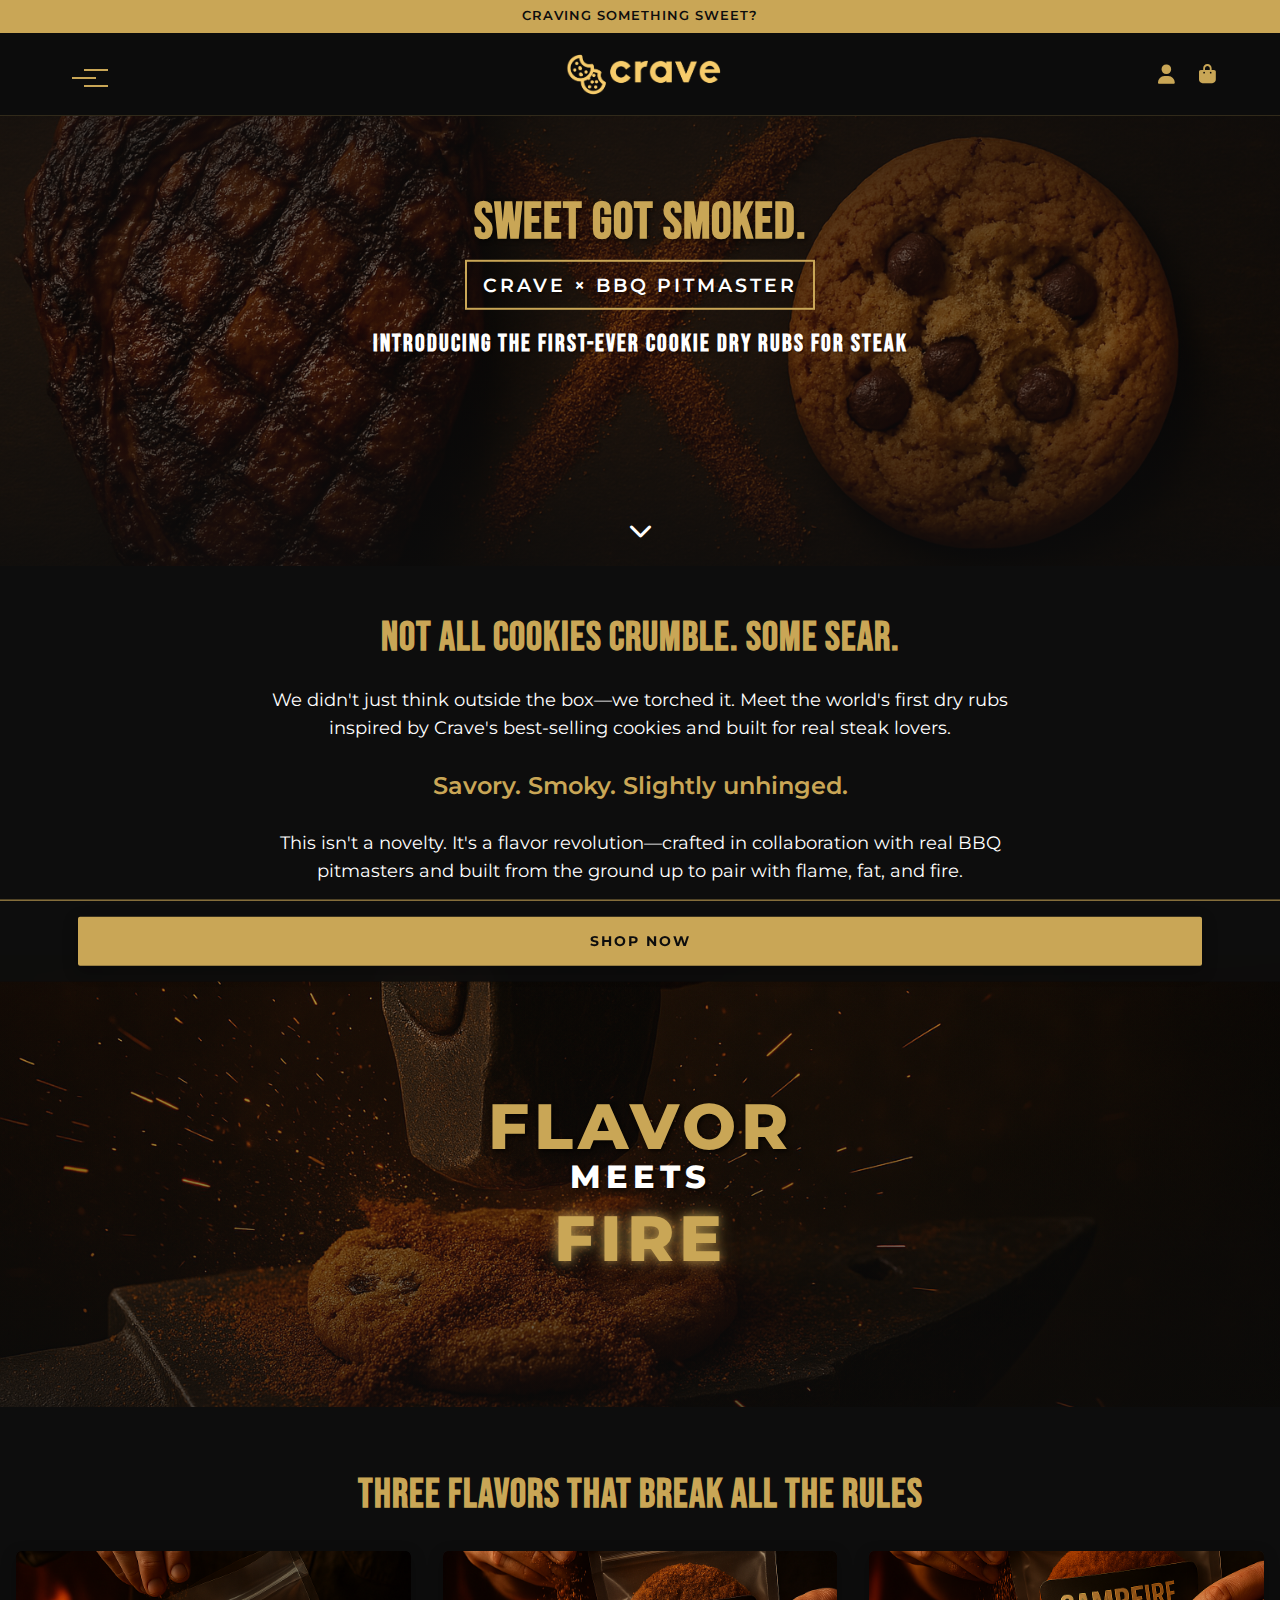
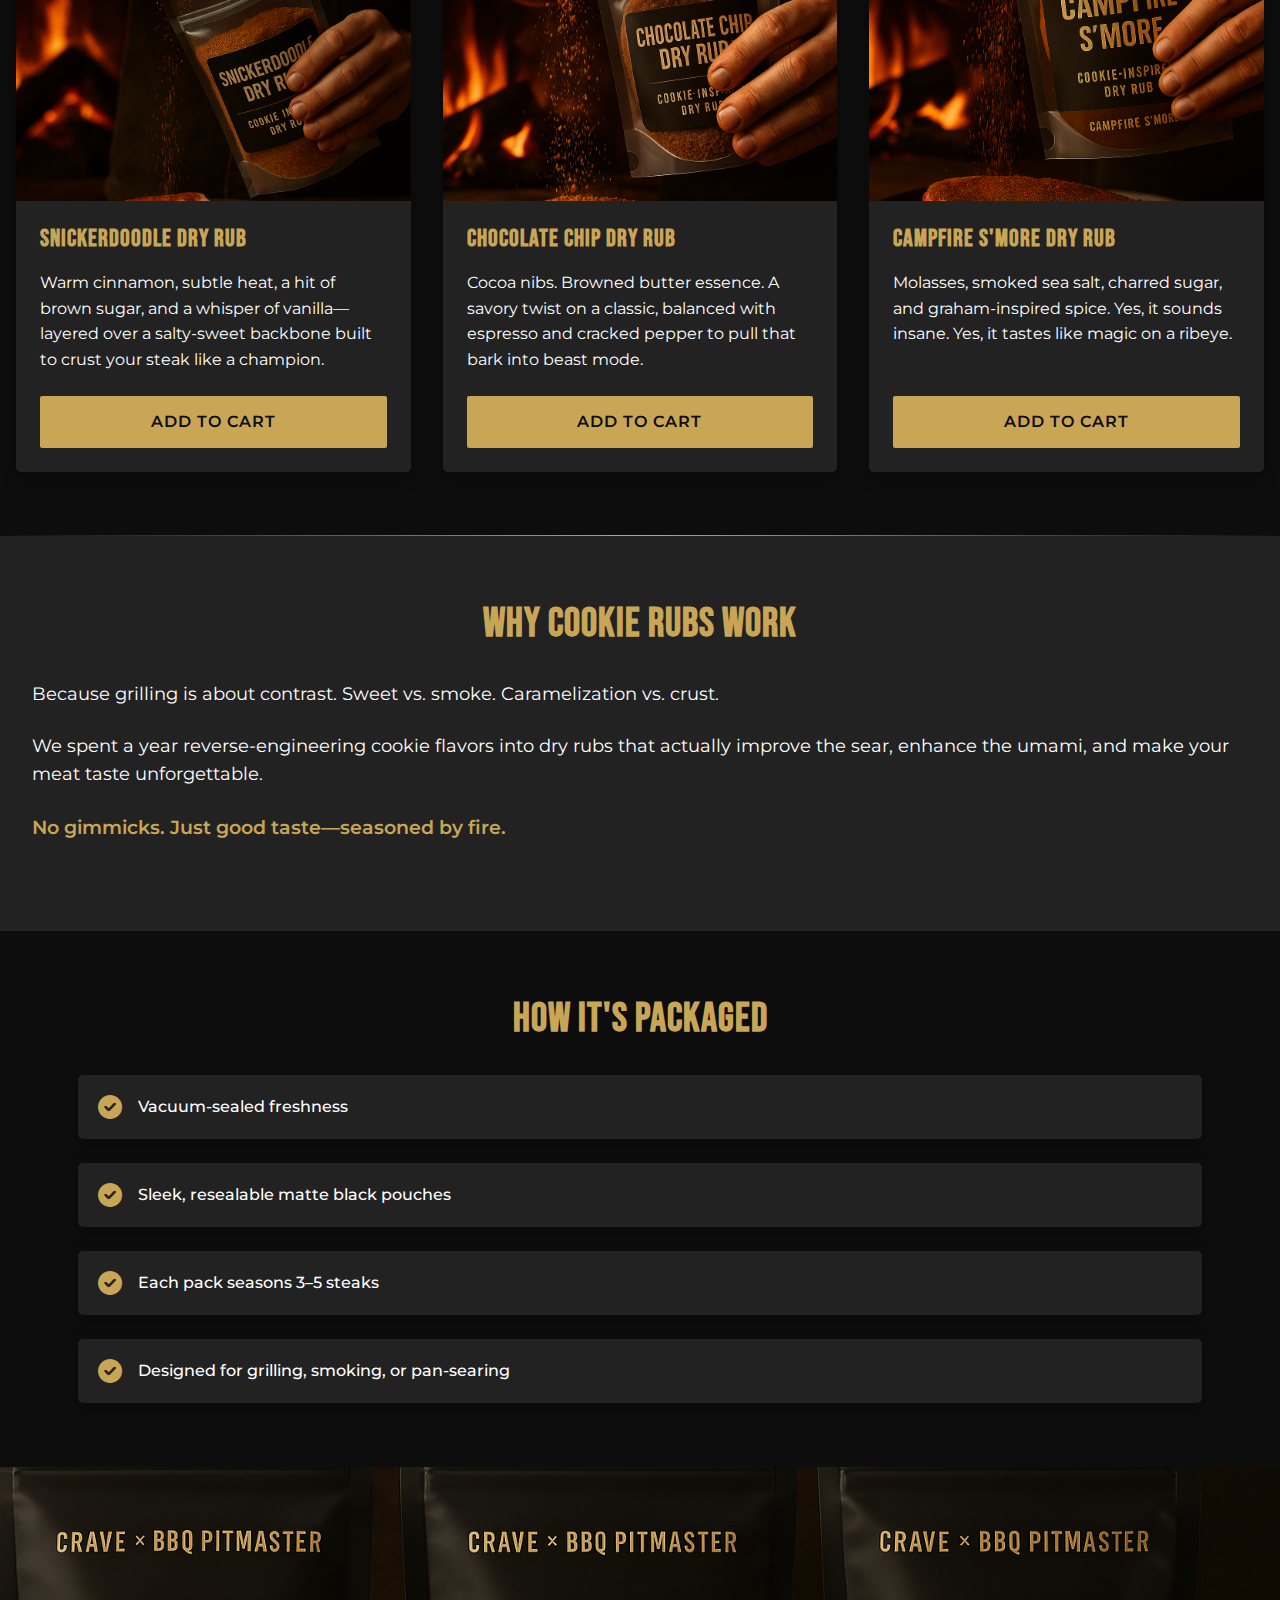
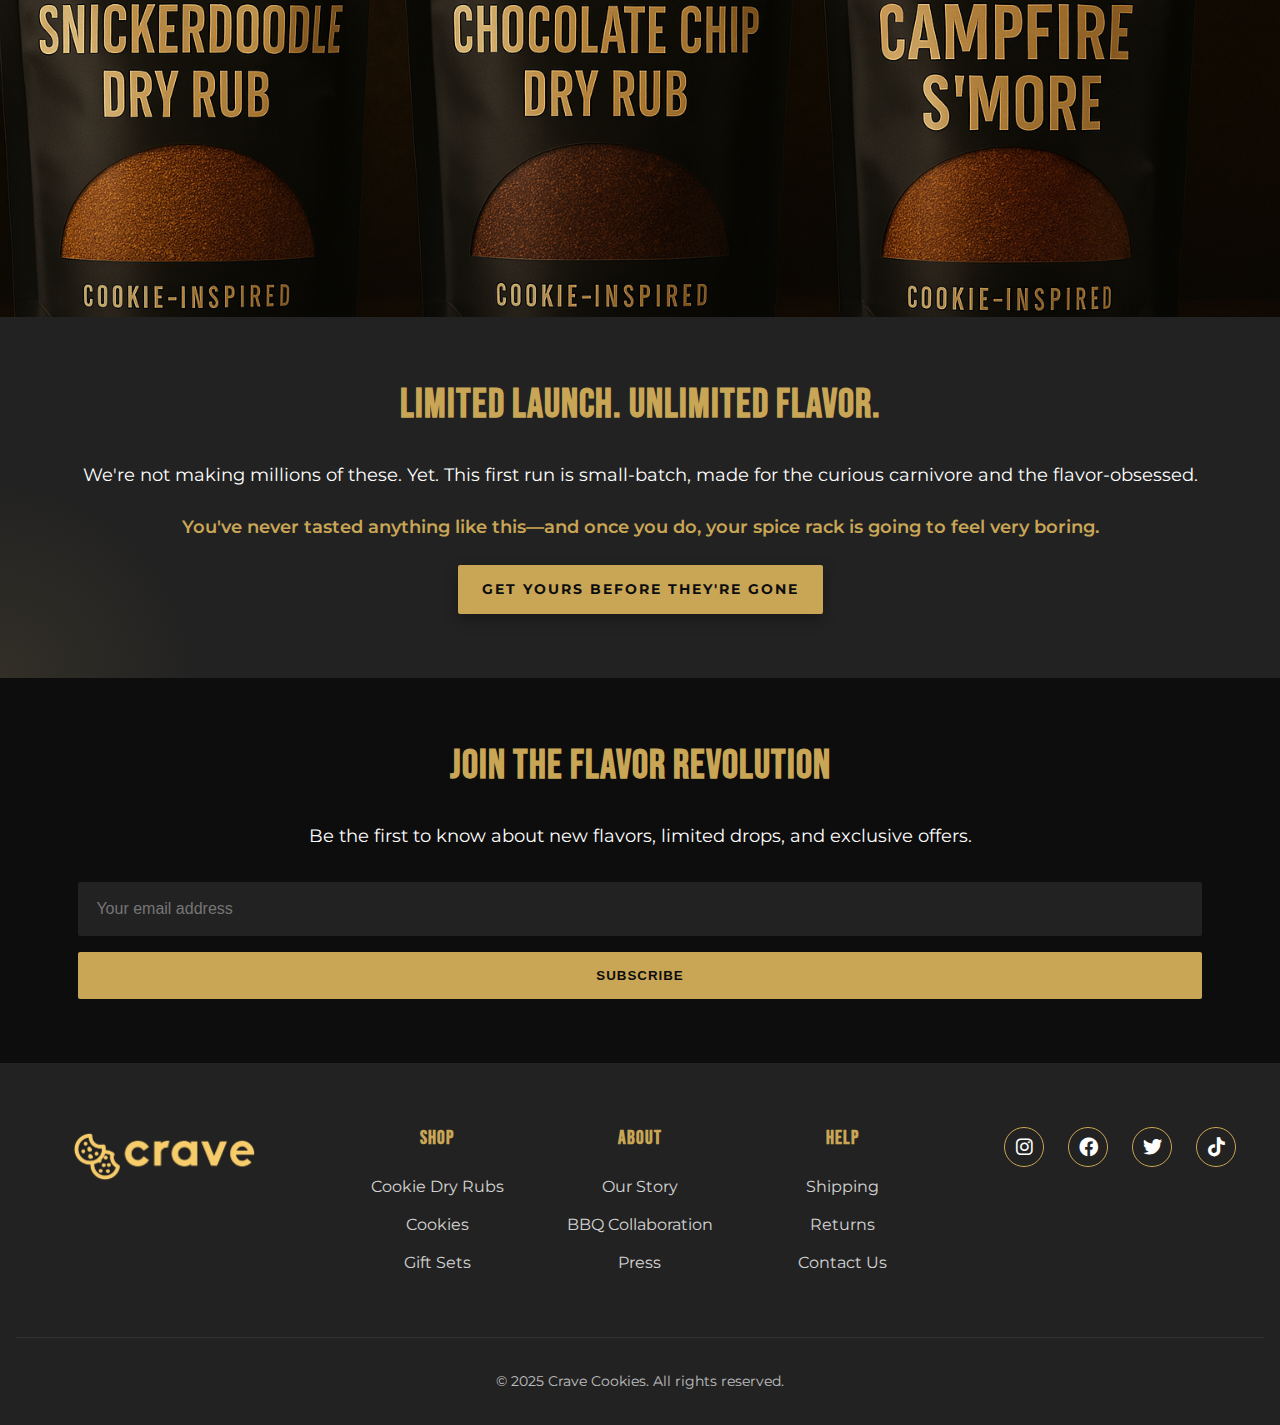
<file: index.html>
<!DOCTYPE html>
<html lang="en">
<head>
    <meta charset="UTF-8">
    <meta name="viewport" content="width=device-width, initial-scale=1.0">
    <title>CRAVE × BBQ PITMASTER | Cookie-Inspired Dry Rubs</title>
    <link rel="stylesheet" href="styles.css">
    <link rel="stylesheet" href="https://cdnjs.cloudflare.com/ajax/libs/font-awesome/6.0.0/css/all.min.css">
    <link rel="preconnect" href="https://fonts.googleapis.com">
    <link rel="preconnect" href="https://fonts.gstatic.com" crossorigin>
    <link href="https://fonts.googleapis.com/css2?family=Bebas+Neue&family=Montserrat:wght@400;500;600;700&display=swap" rel="stylesheet">
</head>
<body>
    <div class="announcement-bar">
        <p>CRAVING SOMETHING SWEET?</p>
    </div>
    
    <header>
        <nav>
            <div class="nav-left">
                <a href="april-fools.html" class="menu-link">
                    <button class="menu-toggle">
                        <span class="hamburger-icon"></span>
                    </button>
                </a>
            </div>
            <div class="logo">
                <a href="april-fools.html">
                    <img src="images/Horizontal Color Logo.png" alt="CRAVE" class="logo-image">
                </a>
            </div>
            <div class="nav-right">
                <a href="april-fools.html" class="account-link">
                    <i class="fas fa-user"></i>
                </a>
                <a href="april-fools.html" class="cart-link">
                    <i class="fas fa-shopping-bag"></i>
                </a>
            </div>
        </nav>
    </header>

    <section class="hero">
        <div class="hero-image-container">
            <img src="images/D43B960A-BE53-4F38-AFE5-DD370BD957CE.png" alt="Steak x Cookie" class="animate-image">
        </div>
        <div class="hero-overlay"></div>
        <div class="hero-content">
            <h1 class="hero-title animate-text">SWEET GOT SMOKED.</h1>
            <div class="hero-subtitle animate-fade-in">CRAVE × BBQ PITMASTER</div>
            <h2 class="hero-tagline animate-text-delay">INTRODUCING THE FIRST-EVER COOKIE DRY RUBS FOR STEAK</h2>
            <p class="hero-description animate-fade-in-delay">Not All Cookies Crumble. Some Sear.</p>
            <a href="april-fools.html" class="cta-button animate-button">SHOP THE COLLECTION</a>
        </div>
        <div class="mobile-scroll-indicator">
            <i class="fas fa-chevron-down"></i>
        </div>
    </section>

    <section class="hero-intro">
        <div class="container">
            <h2 class="hero-intro-title animate-on-scroll">NOT ALL COOKIES CRUMBLE. SOME SEAR.</h2>
            <p class="hero-intro-text animate-on-scroll">We didn't just think outside the box—we torched it. Meet the world's first dry rubs inspired by Crave's best-selling cookies and built for real steak lovers.</p>
            <p class="intro-highlight animate-on-scroll">Savory. Smoky. Slightly unhinged.</p>
            <p class="hero-intro-text animate-on-scroll">This isn't a novelty. It's a flavor revolution—crafted in collaboration with real BBQ pitmasters and built from the ground up to pair with flame, fat, and fire.</p>
        </div>
    </section>

    <div class="full-width-image flavor-meets-fire-section">
        <img src="images/flavor-meets-fire.png" alt="Cookie Dry Rub with Hammer">
        <div class="image-overlay"></div>
        <div class="flavor-meets-fire-text">
            <span class="flavor">FLAVOR</span>
            <span class="meets">MEETS</span>
            <span class="fire">FIRE</span>
        </div>
    </div>

    <section id="products" class="products">
        <div class="container">
            <h2 class="section-title animate-on-scroll">THREE FLAVORS THAT BREAK ALL THE RULES</h2>
            
            <div class="product-grid">
                <div class="product-card animate-on-scroll">
                    <div class="product-image">
                        <img src="images/B7809590-7BF6-4CD9-BC76-CFFE89734B0A.png" alt="Snickerdoodle Dry Rub">
                    </div>
                    <div class="product-info">
                        <h3 class="product-title">SNICKERDOODLE DRY RUB</h3>
                        <p class="product-description">Warm cinnamon, subtle heat, a hit of brown sugar, and a whisper of vanilla—layered over a salty-sweet backbone built to crust your steak like a champion.</p>
                        <a href="april-fools.html" class="product-button">ADD TO CART</a>
                    </div>
                </div>
                
                <div class="product-card animate-on-scroll" data-delay="0.2s">
                    <div class="product-image">
                        <img src="images/E5D0C7F3-3C8C-4943-B321-EF52B80C70A0.png" alt="Chocolate Chip Dry Rub">
                    </div>
                    <div class="product-info">
                        <h3 class="product-title">CHOCOLATE CHIP DRY RUB</h3>
                        <p class="product-description">Cocoa nibs. Browned butter essence. A savory twist on a classic, balanced with espresso and cracked pepper to pull that bark into beast mode.</p>
                        <a href="april-fools.html" class="product-button">ADD TO CART</a>
                    </div>
                </div>
                
                <div class="product-card animate-on-scroll" data-delay="0.4s">
                    <div class="product-image">
                        <img src="images/947FF9D9-6BCB-4189-B242-894579A62650.png" alt="Campfire S'more Dry Rub">
                    </div>
                    <div class="product-info">
                        <h3 class="product-title">CAMPFIRE S'MORE DRY RUB</h3>
                        <p class="product-description">Molasses, smoked sea salt, charred sugar, and graham-inspired spice. Yes, it sounds insane. Yes, it tastes like magic on a ribeye.</p>
                        <a href="april-fools.html" class="product-button">ADD TO CART</a>
                    </div>
                </div>
            </div>
        </div>
    </section>

    <section class="why-it-works">
        <div class="container">
            <div class="why-content">
                <h2 class="section-title animate-on-scroll">WHY COOKIE RUBS WORK</h2>
                <div class="why-grid">
                    <div class="why-text">
                        <p class="animate-on-scroll">Because grilling is about contrast. Sweet vs. smoke. Caramelization vs. crust.</p>
                        <p class="animate-on-scroll" data-delay="0.2s">We spent a year reverse-engineering cookie flavors into dry rubs that actually improve the sear, enhance the umami, and make your meat taste unforgettable.</p>
                        <p class="highlight animate-on-scroll" data-delay="0.4s">No gimmicks. Just good taste—seasoned by fire.</p>
                    </div>
                </div>
            </div>
        </div>
    </section>

    <section class="packaging">
        <div class="container">
            <h2 class="section-title animate-on-scroll">HOW IT'S PACKAGED</h2>
            <div class="packaging-features">
                <div class="feature animate-on-scroll">
                    <i class="fas fa-check-circle"></i>
                    <p>Vacuum-sealed freshness</p>
                </div>
                <div class="feature animate-on-scroll" data-delay="0.1s">
                    <i class="fas fa-check-circle"></i>
                    <p>Sleek, resealable matte black pouches</p>
                </div>
                <div class="feature animate-on-scroll" data-delay="0.2s">
                    <i class="fas fa-check-circle"></i>
                    <p>Each pack seasons 3–5 steaks</p>
                </div>
                <div class="feature animate-on-scroll" data-delay="0.3s">
                    <i class="fas fa-check-circle"></i>
                    <p>Designed for grilling, smoking, or pan-searing</p>
                </div>
            </div>
        </div>
    </section>

    <div class="full-width-image">
        <img src="images/ChatGPT Image Apr 1, 2025, 10_47_22 AM.png" alt="Cookie Dry Rub">
    </div>

    <section class="limited-launch">
        <div class="container">
            <div class="limited-content">
                <h2 class="section-title animate-on-scroll">LIMITED LAUNCH. UNLIMITED FLAVOR.</h2>
                <p class="animate-on-scroll">We're not making millions of these. Yet. This first run is small-batch, made for the curious carnivore and the flavor-obsessed.</p>
                <p class="highlight animate-on-scroll" data-delay="0.2s">You've never tasted anything like this—and once you do, your spice rack is going to feel very boring.</p>
                <a href="april-fools.html" class="cta-button animate-on-scroll" data-delay="0.4s">GET YOURS BEFORE THEY'RE GONE</a>
            </div>
        </div>
    </section>

    <section class="newsletter">
        <div class="container">
            <h2 class="section-title animate-on-scroll">JOIN THE FLAVOR REVOLUTION</h2>
            <p class="animate-on-scroll">Be the first to know about new flavors, limited drops, and exclusive offers.</p>
            <form class="newsletter-form animate-on-scroll" data-delay="0.2s">
                <input type="email" placeholder="Your email address" required>
                <button type="submit">SUBSCRIBE</button>
            </form>
        </div>
    </section>

    <footer>
        <div class="container">
            <div class="footer-content">
                <div class="footer-logo">
                    <img src="images/Horizontal Color Logo.png" alt="CRAVE" class="logo-image">
                </div>
                <div class="footer-links">
                    <div class="footer-column">
                        <h3>Shop</h3>
                        <a href="april-fools.html">Cookie Dry Rubs</a>
                        <a href="april-fools.html">Cookies</a>
                        <a href="april-fools.html">Gift Sets</a>
                    </div>
                    <div class="footer-column">
                        <h3>About</h3>
                        <a href="april-fools.html">Our Story</a>
                        <a href="april-fools.html">BBQ Collaboration</a>
                        <a href="april-fools.html">Press</a>
                    </div>
                    <div class="footer-column">
                        <h3>Help</h3>
                        <a href="april-fools.html">Shipping</a>
                        <a href="april-fools.html">Returns</a>
                        <a href="april-fools.html">Contact Us</a>
                    </div>
                </div>
                <div class="social-links">
                    <a href="april-fools.html"><i class="fab fa-instagram"></i></a>
                    <a href="april-fools.html"><i class="fab fa-facebook"></i></a>
                    <a href="april-fools.html"><i class="fab fa-twitter"></i></a>
                    <a href="april-fools.html"><i class="fab fa-tiktok"></i></a>
                </div>
            </div>
            <div class="copyright">
                <p>&copy; 2025 Crave Cookies. All rights reserved.</p>
            </div>
        </div>
    </footer>

    <div class="mobile-cta">
        <a href="april-fools.html" class="cta-button">SHOP NOW</a>
    </div>

    <script src="script.js"></script>
</body>
</html>
</file>
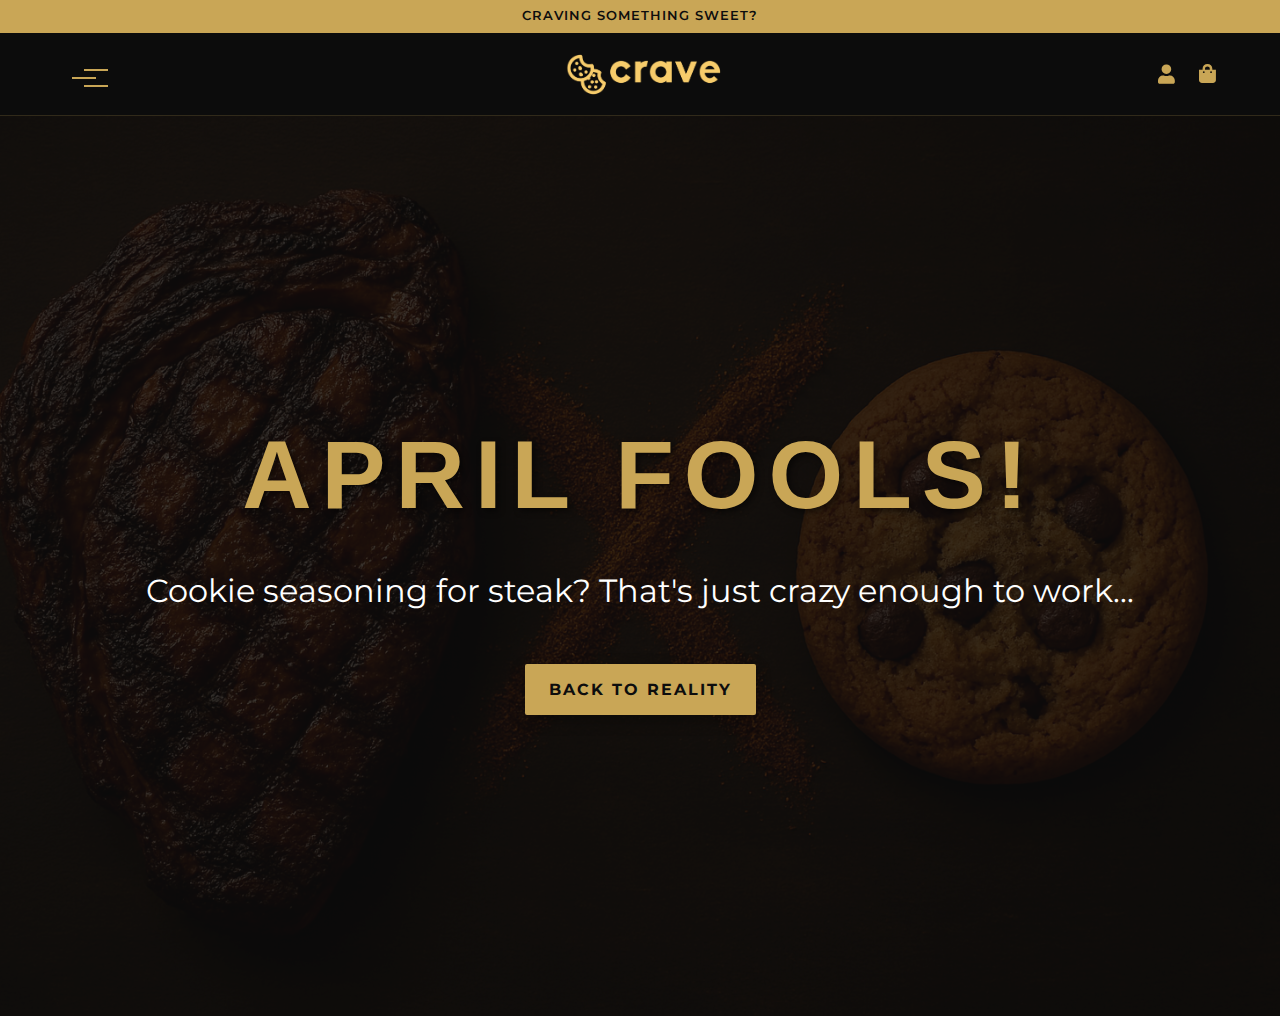
<file: april-fools.html>
<!DOCTYPE html>
<html lang="en">
<head>
    <meta charset="UTF-8">
    <meta name="viewport" content="width=device-width, initial-scale=1.0">
    <title>APRIL FOOLS! | Crave Seasoning</title>
    <link rel="stylesheet" href="styles.css">
    <link href="https://fonts.googleapis.com/css2?family=Montserrat:wght@400;600;700;800&display=swap" rel="stylesheet">
    <link rel="stylesheet" href="https://cdnjs.cloudflare.com/ajax/libs/font-awesome/5.15.3/css/all.min.css">
    <style>
        .april-fools-container {
            height: 100vh;
            display: flex;
            flex-direction: column;
            justify-content: center;
            align-items: center;
            text-align: center;
            background-color: var(--black);
            position: relative;
            overflow: hidden;
        }
        
        .april-fools-container::before {
            content: '';
            position: absolute;
            top: 0;
            left: 0;
            width: 100%;
            height: 100%;
            background: url('images/D43B960A-BE53-4F38-AFE5-DD370BD957CE.png') center center/cover;
            opacity: 0.2;
            z-index: 1;
        }
        
        .april-fools-content {
            position: relative;
            z-index: 2;
            padding: 2rem;
        }
        
        .april-fools-title {
            font-size: 6rem;
            color: var(--gold);
            text-transform: uppercase;
            margin-bottom: 2rem;
            font-weight: 800;
            letter-spacing: 10px;
            text-shadow: 3px 3px 6px rgba(0, 0, 0, 0.5);
            animation: textGlow 2s infinite alternate;
        }
        
        .april-fools-subtitle {
            font-size: 2rem;
            color: var(--white);
            margin-bottom: 3rem;
        }
        
        .back-button {
            display: inline-block;
            background-color: var(--gold);
            color: var(--black);
            padding: 0.8rem 1.5rem;
            font-size: 1rem;
            font-weight: 700;
            text-transform: uppercase;
            letter-spacing: 2px;
            border-radius: 2px;
            transition: var(--transition);
            box-shadow: var(--shadow);
            text-decoration: none;
        }
        
        .back-button:hover {
            background-color: var(--dark-gold);
            transform: translateY(-3px);
            box-shadow: 0 7px 20px rgba(0, 0, 0, 0.4);
        }
        
        @keyframes textGlow {
            0% {
                text-shadow: 0 0 10px rgba(201, 166, 86, 0.5), 0 0 20px rgba(201, 166, 86, 0.3);
            }
            100% {
                text-shadow: 0 0 20px rgba(201, 166, 86, 0.8), 0 0 30px rgba(201, 166, 86, 0.5), 0 0 40px rgba(201, 166, 86, 0.3);
            }
        }
        
        @media (max-width: 768px) {
            .april-fools-title {
                font-size: 4rem;
                letter-spacing: 5px;
            }
            
            .april-fools-subtitle {
                font-size: 1.5rem;
            }
        }
        
        @media (max-width: 480px) {
            .april-fools-title {
                font-size: 3rem;
                letter-spacing: 3px;
            }
            
            .april-fools-subtitle {
                font-size: 1.2rem;
            }
        }
    </style>
</head>
<body>
    <div class="announcement-bar">
        <p>CRAVING SOMETHING SWEET?</p>
    </div>

    <header>
        <nav>
            <div class="nav-left">
                <a href="https://cravecookies.com" class="menu-link">
                    <button class="menu-toggle">
                        <span class="hamburger-icon"></span>
                    </button>
                </a>
            </div>
            <div class="logo">
                <a href="https://cravecookies.com">
                    <img src="images/Horizontal Color Logo.png" alt="CRAVE" class="logo-image">
                </a>
            </div>
            <div class="nav-right">
                <a href="https://cravecookies.com" class="account-link">
                    <i class="fas fa-user"></i>
                </a>
                <a href="https://cravecookies.com" class="cart-link">
                    <i class="fas fa-shopping-bag"></i>
                </a>
            </div>
        </nav>
    </header>

    <div class="april-fools-container">
        <div class="april-fools-content">
            <h1 class="april-fools-title">APRIL FOOLS!</h1>
            <p class="april-fools-subtitle">Cookie seasoning for steak? That's just crazy enough to work...</p>
            <a href="https://cravecookies.com" class="back-button">BACK TO REALITY</a>
        </div>
    </div>

    <script src="script.js"></script>
</body>
</html>
</file>
<file: styles.css>
/* Base Styles and Variables */
:root {
    --black: rgb(13, 13, 13);
    --gold: rgb(201, 166, 86);
    --dark-gold: rgb(171, 136, 56);
    --light-gold: rgb(231, 196, 116);
    --white: #ffffff;
    --dark-gray: #222222;
    --light-gray: #f5f5f5;
    --transition: all 0.3s ease;
    --shadow: 0 5px 15px rgba(0, 0, 0, 0.3);
}

* {
    margin: 0;
    padding: 0;
    box-sizing: border-box;
}

html {
    scroll-behavior: smooth;
    font-size: 16px;
}

body {
    font-family: 'Montserrat', sans-serif;
    background-color: var(--black);
    color: var(--white);
    line-height: 1.6;
    overflow-x: hidden;
}

.container {
    width: 100%;
    max-width: 1400px;
    margin: 0 auto;
    padding: 0 1rem;
}

h1, h2, h3, h4, h5, h6 {
    font-family: 'Bebas Neue', sans-serif;
    letter-spacing: 1px;
    line-height: 1.2;
}

a {
    text-decoration: none;
    color: var(--white);
    transition: var(--transition);
}

img {
    max-width: 100%;
    height: auto;
    display: block;
}

.section-title {
    color: var(--gold);
    font-size: 2.5rem;
    margin-bottom: 2rem;
    text-align: center;
    text-transform: uppercase;
}

.highlight {
    color: var(--gold);
    font-weight: 600;
    font-size: 1.2rem;
    margin: 1.5rem 0;
}

/* Announcement Bar */
.announcement-bar {
    background-color: var(--gold);
    color: var(--black);
    text-align: center;
    padding: 0.4rem 0;
    font-weight: 600;
    letter-spacing: 1px;
    text-transform: uppercase;
    font-size: 0.8rem;
}

/* Navigation */
header {
    position: sticky;
    width: 100%;
    top: 0;
    left: 0;
    z-index: 1000;
    background-color: rgba(13, 13, 13, 0.95);
    backdrop-filter: blur(10px);
    border-bottom: 1px solid rgba(201, 166, 86, 0.2);
}

nav {
    display: flex;
    justify-content: space-between;
    align-items: center;
    padding: 1rem 5%;
}

.nav-left, .nav-right {
    flex: 1;
    display: flex;
    align-items: center;
}

.nav-left {
    justify-content: flex-start;
}

.nav-right {
    justify-content: flex-end;
    gap: 1.5rem;
}

.menu-toggle {
    background: none;
    border: none;
    cursor: pointer;
    padding: 0.5rem;
}

.hamburger-icon {
    display: block;
    width: 24px;
    height: 2px;
    background-color: var(--gold);
    position: relative;
    transition: var(--transition);
}

.hamburger-icon:before,
.hamburger-icon:after {
    content: '';
    position: absolute;
    width: 24px;
    height: 2px;
    background-color: var(--gold);
    transition: var(--transition);
}

.hamburger-icon:before {
    top: -8px;
}

.hamburger-icon:after {
    bottom: -8px;
}

.logo {
    display: flex;
    justify-content: center;
    align-items: center;
}

.logo a {
    display: flex;
    align-items: center;
    gap: 0.5rem;
}

.logo-image {
    height: auto;
    width: 180px;
    max-height: 50px;
    object-fit: contain;
}

.logo-text {
    display: none;
}

.account-link, .cart-link {
    color: var(--gold);
    font-size: 1.2rem;
    transition: var(--transition);
}

.account-link:hover, .cart-link:hover {
    color: var(--light-gold);
    transform: translateY(-2px);
}

/* Menu link styling */
.menu-link {
    display: block;
    text-decoration: none;
    color: inherit;
}

.menu-link:hover {
    cursor: pointer;
}

/* Hero Section */
.hero {
    position: relative;
    overflow: hidden;
    background-color: var(--black);
    margin-bottom: 0;
    padding: 0;
    position: relative; /* Added to make mobile-scroll-indicator stick to the bottom */
}

.hero-image-container {
    width: 100%;
    height: 50vh; /* Changed from 100vh to 50vh to make it half the height */
    overflow: hidden;
}

.hero-image-container img {
    width: 100%;
    height: 100%;
    object-fit: cover;
    object-position: center;
}

.hero-overlay {
    position: absolute;
    top: 0;
    left: 0;
    width: 100%;
    height: 100%;
    background: linear-gradient(to bottom, rgba(13, 13, 13, 0.7) 0%, rgba(13, 13, 13, 0.5) 50%, rgba(13, 13, 13, 0.8) 100%);
    z-index: 2;
}

.hero-content {
    position: absolute;
    top: 50%;
    left: 50%;
    transform: translate(-50%, -50%);
    z-index: 3;
    width: 90%;
    max-width: 800px;
    text-align: center;
}

.hero-title {
    font-size: 3.2rem; /* Increased from 2.5rem */
    color: var(--gold);
    margin-bottom: 0.7rem; /* Slightly increased from 0.5rem */
    line-height: 1;
    text-transform: uppercase;
    text-shadow: 2px 2px 4px rgba(0, 0, 0, 0.5);
}

.hero-subtitle {
    font-size: 1.2rem; /* Increased from 1rem */
    color: var(--white);
    margin-bottom: 1.2rem; /* Slightly increased from 1rem */
    letter-spacing: 3px;
    text-transform: uppercase;
    font-weight: 600;
    border: 2px solid var(--gold);
    display: inline-block;
    padding: 0.5rem 1rem; /* Increased from 0.4rem 0.8rem */
    text-shadow: 1px 1px 2px rgba(0, 0, 0, 0.5);
}

.hero-tagline {
    font-size: 1.5rem; /* Increased from 1.2rem */
    color: var(--white);
    margin-bottom: 1.2rem; /* Slightly increased from 1rem */
    text-transform: uppercase;
    letter-spacing: 2px;
    text-shadow: 1px 1px 2px rgba(0, 0, 0, 0.5);
}

.hero-description {
    font-size: 1.2rem; /* Increased from 1rem */
    color: var(--light-gray);
    margin-bottom: 1.8rem; /* Slightly increased from 1.5rem */
    max-width: 600px;
    margin-left: auto;
    margin-right: auto;
    text-shadow: 1px 1px 2px rgba(0, 0, 0, 0.5);
}

.cta-button {
    display: inline-block;
    background-color: var(--gold);
    color: var(--black);
    padding: 0.8rem 1.5rem; /* Slightly reduced padding */
    font-size: 0.9rem; /* Reduced from original size */
    font-weight: 700;
    text-transform: uppercase;
    letter-spacing: 2px;
    border-radius: 2px;
    transition: var(--transition);
    box-shadow: var(--shadow);
}

.cta-button:hover {
    background-color: var(--dark-gold);
    transform: translateY(-3px);
    box-shadow: 0 7px 20px rgba(0, 0, 0, 0.4);
}

.hero-intro {
    padding: 3rem 1rem;
    background-color: var(--black);
    text-align: center;
}

.hero-intro-title {
    font-size: 2.5rem;
    color: var(--gold);
    margin-bottom: 1.5rem;
    text-transform: uppercase;
}

.hero-intro-text {
    font-size: 1.1rem;
    max-width: 800px;
    margin: 0 auto 1.5rem;
}

/* Intro Section */
.intro {
    padding: 4rem 0;
    background-color: var(--dark-gray);
    position: relative;
    overflow: hidden;
}

.intro:before {
    content: '';
    position: absolute;
    width: 300px;
    height: 300px;
    background: radial-gradient(circle, var(--gold) 0%, transparent 70%);
    opacity: 0.1;
    top: -150px;
    right: -150px;
    border-radius: 50%;
}

.intro-content {
    max-width: 90%;
    margin: 0 auto;
    text-align: center;
}

.intro-text {
    font-size: 1.1rem;
    margin-bottom: 1.5rem;
}

.intro-highlight {
    font-size: 1.5rem;
    color: var(--gold);
    font-weight: 600;
    margin: 1.5rem 0;
}

/* Full Width Image Sections */
.full-width-image {
    width: 100%;
    height: 50vh;
    position: relative;
    overflow: hidden;
    margin: 0;
    padding: 0;
}

.full-width-image img {
    width: 100%;
    height: 100%;
    object-fit: cover;
    object-position: center;
    transition: transform 0.5s ease;
}

.full-width-image:hover img {
    transform: scale(1.05);
}

.full-width-image:before {
    content: '';
    position: absolute;
    top: 0;
    left: 0;
    width: 100%;
    height: 100%;
    background: linear-gradient(to bottom, rgba(13, 13, 13, 0.1) 0%, rgba(13, 13, 13, 0.05) 50%, rgba(13, 13, 13, 0.2) 100%);
    z-index: 1;
}

.image-caption {
    position: absolute;
    bottom: 2rem;
    left: 0;
    width: 100%;
    text-align: center;
    color: var(--white);
    font-size: 2rem;
    font-weight: 700;
    text-transform: uppercase;
    z-index: 2;
    text-shadow: 2px 2px 4px rgba(0, 0, 0, 0.7);
}

/* Products Section */
.products {
    padding: 4rem 0;
    background-color: var(--black);
    position: relative;
}

.products:after {
    content: '';
    position: absolute;
    bottom: 0;
    left: 0;
    width: 100%;
    height: 1px;
    background: linear-gradient(to right, transparent, var(--gold), transparent);
}

.product-grid {
    display: grid;
    grid-template-columns: repeat(3, 1fr);
    gap: 2rem;
    margin-top: 2rem;
}

.product-card {
    background-color: var(--dark-gray);
    border-radius: 5px;
    overflow: hidden;
    box-shadow: var(--shadow);
    transition: var(--transition);
    display: flex;
    flex-direction: column;
    height: 100%;
}

.product-card:hover {
    transform: translateY(-10px);
    box-shadow: 0 15px 30px rgba(0, 0, 0, 0.5);
}

.product-image {
    height: 250px;
    overflow: hidden;
}

.product-image img {
    width: 100%;
    height: 100%;
    object-fit: cover;
    transition: transform 0.5s ease;
}

.product-card:hover .product-image img {
    transform: scale(1.05);
}

.product-info {
    padding: 1.5rem;
    display: flex;
    flex-direction: column;
    flex-grow: 1;
    justify-content: space-between;
}

.product-title {
    color: var(--gold);
    font-size: 1.5rem;
    margin-bottom: 1rem;
    text-transform: uppercase;
}

.product-description {
    margin-bottom: 1.5rem;
    flex-grow: 1;
}

.product-button {
    display: inline-block;
    background-color: var(--gold);
    color: var(--black);
    padding: 0.8rem 1.5rem;
    font-weight: 600;
    text-transform: uppercase;
    letter-spacing: 1px;
    border-radius: 2px;
    transition: var(--transition);
    text-align: center;
}

.product-button:hover {
    background-color: var(--dark-gold);
}

/* Why It Works Section */
.why-it-works {
    padding: 0;
    background-color: var(--dark-gray);
}

.why-content {
    padding: 4rem 0;
}

.why-grid {
    display: grid;
    grid-template-columns: 1fr;
    gap: 2rem;
    align-items: center;
}

.why-text {
    font-size: 1.1rem;
    padding: 0 1rem;
}

.why-text p {
    margin-bottom: 1.5rem;
}

.why-image {
    width: 100%;
    height: 50vh;
    overflow: hidden;
    margin: 0;
    padding: 0;
}

.why-image img {
    width: 100%;
    height: 100%;
    object-fit: cover;
    object-position: center;
}

/* Packaging Section */
.packaging {
    padding: 4rem 0;
    background-color: var(--black);
}

.packaging-features {
    display: grid;
    grid-template-columns: 1fr;
    gap: 1.5rem;
    max-width: 90%;
    margin: 0 auto;
}

.feature {
    display: flex;
    align-items: center;
    gap: 1rem;
    background-color: var(--dark-gray);
    padding: 1.2rem;
    border-radius: 5px;
    box-shadow: var(--shadow);
    transition: var(--transition);
}

.feature:hover {
    transform: translateX(10px);
}

.feature i {
    color: var(--gold);
    font-size: 1.5rem;
}

.feature p {
    font-size: 1rem;
    font-weight: 500;
}

/* Limited Launch Section */
.limited-launch {
    padding: 0;
    background-color: var(--dark-gray);
    position: relative;
    overflow: hidden;
}

.limited-launch:before {
    content: '';
    position: absolute;
    width: 400px;
    height: 400px;
    background: radial-gradient(circle, var(--gold) 0%, transparent 70%);
    opacity: 0.1;
    bottom: -200px;
    left: -200px;
    border-radius: 50%;
}

.limited-content {
    max-width: 90%;
    margin: 0 auto;
    text-align: center;
    padding: 4rem 0;
}

.limited-content p {
    font-size: 1.1rem;
    margin-bottom: 1.5rem;
}

/* Newsletter Section */
.newsletter {
    padding: 4rem 0;
    background-color: var(--black);
    text-align: center;
}

.newsletter p {
    font-size: 1.1rem;
    margin-bottom: 2rem;
    max-width: 90%;
    margin-left: auto;
    margin-right: auto;
}

.newsletter-form {
    display: flex;
    flex-direction: column;
    gap: 1rem;
    max-width: 90%;
    margin: 0 auto;
}

.newsletter-form input {
    padding: 1rem;
    border: 2px solid var(--dark-gray);
    background-color: var(--dark-gray);
    color: var(--white);
    border-radius: 2px;
    font-size: 1rem;
}

.newsletter-form input:focus {
    outline: none;
    border-color: var(--gold);
}

.newsletter-form button {
    padding: 1rem;
    background-color: var(--gold);
    color: var(--black);
    border: none;
    border-radius: 2px;
    font-weight: 600;
    text-transform: uppercase;
    letter-spacing: 1px;
    cursor: pointer;
    transition: var(--transition);
}

.newsletter-form button:hover {
    background-color: var(--dark-gold);
}

/* Footer */
footer {
    background-color: var(--dark-gray);
    padding: 4rem 0 2rem;
}

.footer-content {
    display: grid;
    grid-template-columns: 1fr;
    gap: 3rem;
    margin-bottom: 3rem;
}

@media (min-width: 768px) {
    .footer-content {
        grid-template-columns: 1fr 2fr 1fr;
        align-items: start;
    }
}

.footer-logo {
    margin-bottom: 2rem;
    text-align: center;
}

.footer-logo .logo-image {
    height: auto;
    width: 200px;
    max-height: 60px;
    margin: 0 auto;
}

.footer-logo .logo-text {
    display: none;
}

.footer-links {
    display: grid;
    grid-template-columns: repeat(auto-fit, minmax(150px, 1fr));
    gap: 2rem;
    text-align: center;
}

.footer-column h3 {
    color: var(--gold);
    margin-bottom: 1.5rem;
    font-size: 1.2rem;
}

.footer-column a {
    display: block;
    margin-bottom: 0.8rem;
    opacity: 0.8;
    transition: var(--transition);
}

.footer-column a:hover {
    opacity: 1;
    color: var(--gold);
    transform: translateX(5px);
}

.social-links {
    display: flex;
    gap: 1.5rem;
    justify-content: center;
}

.social-links a {
    display: flex;
    align-items: center;
    justify-content: center;
    width: 40px;
    height: 40px;
    background-color: var(--dark-gray);
    border: 1px solid var(--gold);
    border-radius: 50%;
    transition: var(--transition);
}

.social-links a:hover {
    background-color: var(--gold);
    color: var(--black);
    transform: translateY(-5px);
}

.social-links i {
    font-size: 1.2rem;
}

.copyright {
    text-align: center;
    padding-top: 2rem;
    border-top: 1px solid rgba(255, 255, 255, 0.1);
    font-size: 0.9rem;
    opacity: 0.7;
}

/* Mobile-specific enhancements */
.mobile-scroll-indicator {
    position: absolute;
    bottom: 0; /* Changed to stick to the bottom of hero section */
    left: 50%;
    transform: translateX(-50%);
    z-index: 10;
    color: var(--white);
    font-size: 1.5rem;
    animation: bounce 2s infinite;
    padding-bottom: 1rem; /* Added padding instead of margin for better positioning */
}

@keyframes bounce {
    0%, 20%, 50%, 80%, 100% {
        transform: translateY(0) translateX(-50%);
    }
    40% {
        transform: translateY(-20px) translateX(-50%);
    }
    60% {
        transform: translateY(-10px) translateX(-50%);
    }
}

@media (max-width: 768px) {
    .mobile-scroll-indicator {
        bottom: 0.5rem;
        font-size: 1.2rem;
    }
    
    @keyframes bounce {
        0%, 20%, 50%, 80%, 100% {
            transform: translateY(0) translateX(-50%);
        }
        40% {
            transform: translateY(-10px) translateX(-50%);
        }
        60% {
            transform: translateY(-5px) translateX(-50%);
        }
    }
}

@media (max-height: 600px) {
    .mobile-scroll-indicator {
        display: none;
    }
}

.mobile-cta {
    position: fixed;
    bottom: 0;
    left: 0;
    width: 100%;
    background-color: rgba(13, 13, 13, 0.9);
    padding: 1rem;
    z-index: 999;
    display: flex;
    justify-content: center;
    backdrop-filter: blur(10px);
    border-top: 1px solid var(--gold);
    transform: translateY(100%);
    transition: transform 0.3s ease;
}

.mobile-cta.visible {
    transform: translateY(0);
}

.mobile-cta .cta-button {
    width: 90%;
    text-align: center;
}

/* Animations */
@keyframes fadeIn {
    from {
        opacity: 0;
    }
    to {
        opacity: 1;
    }
}

@keyframes fadeInUp {
    from {
        opacity: 0;
        transform: translateY(30px);
    }
    to {
        opacity: 1;
        transform: translateY(0);
    }
}

@keyframes fadeInLeft {
    from {
        opacity: 0;
        transform: translateX(-30px);
    }
    to {
        opacity: 1;
        transform: translateX(0);
    }
}

@keyframes fadeInRight {
    from {
        opacity: 0;
        transform: translateX(30px);
    }
    to {
        opacity: 1;
        transform: translateX(0);
    }
}

@keyframes scaleIn {
    from {
        opacity: 0;
        transform: scale(0.9);
    }
    to {
        opacity: 1;
        transform: scale(1);
    }
}

@keyframes textReveal {
    0% {
        clip-path: inset(0 100% 0 0);
    }
    100% {
        clip-path: inset(0 0 0 0);
    }
}

@keyframes buttonPulse {
    0% {
        box-shadow: 0 0 0 0 rgba(201, 166, 86, 0.7);
    }
    70% {
        box-shadow: 0 0 0 10px rgba(201, 166, 86, 0);
    }
    100% {
        box-shadow: 0 0 0 0 rgba(201, 166, 86, 0);
    }
}

@keyframes shimmer {
    0% {
        background-position: -100% 0;
    }
    100% {
        background-position: 100% 0;
    }
}

.animate-text {
    position: relative;
    overflow: hidden;
    animation: textReveal 1.2s cubic-bezier(0.77, 0, 0.175, 1) forwards;
}

.animate-text-delay {
    position: relative;
    overflow: hidden;
    animation: textReveal 1.2s cubic-bezier(0.77, 0, 0.175, 1) 0.3s forwards;
}

.animate-fade-in {
    animation: fadeIn 1s ease-out forwards;
}

.animate-fade-in-delay {
    animation: fadeIn 1s ease-out 0.5s forwards;
    opacity: 0;
    animation-fill-mode: forwards;
}

.animate-button {
    animation: fadeIn 1s ease-out 0.7s forwards, buttonPulse 2s infinite 2s;
    opacity: 0;
    animation-fill-mode: forwards;
}

.animate-image {
    animation: scaleIn 1.2s ease-out forwards;
}

.animate-on-scroll {
    opacity: 1;
    transition: opacity 0.6s ease-out, transform 0.6s ease-out;
    transform: translateY(0);
}

.animate-on-scroll.visible {
    opacity: 1;
    transform: translateY(0);
}

/* Media Queries */
@media (max-width: 992px) {
    .product-grid {
        grid-template-columns: repeat(2, 1fr);
    }
}

@media (max-width: 768px) {
    .product-grid {
        grid-template-columns: 1fr;
    }
}

/* Comprehensive Mobile Responsiveness */
@media (max-width: 992px) {
    .hero-title {
        font-size: 2.8rem;
    }
    
    .hero-tagline {
        font-size: 1.3rem;
    }
    
    .hero-description {
        font-size: 1.1rem;
    }
    
    .hero-intro-title {
        font-size: 2.2rem;
    }
    
    .section-title {
        font-size: 2rem;
    }
    
    .product-grid {
        grid-template-columns: repeat(2, 1fr);
        gap: 1.5rem;
    }
}

@media (max-width: 768px) {
    .hero-image-container {
        height: 50vh; /* Reduced from 60vh for better mobile proportions */
    }
    
    .hero-title {
        font-size: 2.2rem;
        margin-bottom: 0.5rem;
    }
    
    .hero-subtitle {
        font-size: 1rem;
        padding: 0.4rem 0.8rem;
        margin-bottom: 1rem;
    }
    
    .hero-tagline {
        font-size: 1.1rem;
        margin-bottom: 1rem;
        letter-spacing: 1px;
    }
    
    .hero-description {
        font-size: 1rem;
        margin-bottom: 1.5rem;
    }
    
    .cta-button {
        padding: 0.7rem 1.2rem;
        font-size: 0.8rem;
    }
    
    .hero-intro-title {
        font-size: 1.8rem;
    }
    
    .hero-intro-text {
        font-size: 1rem;
    }
    
    .section-title {
        font-size: 1.8rem;
    }
    
    .product-title {
        font-size: 1.2rem;
    }
    
    .product-description {
        font-size: 0.9rem;
    }
    
    .product-button {
        font-size: 0.8rem;
        padding: 0.6rem 1rem;
    }
    
    .product-grid {
        grid-template-columns: 1fr;
        gap: 2rem;
    }
    
    .mobile-scroll-indicator {
        bottom: 0;
        font-size: 1.2rem;
        padding-bottom: 0.5rem;
    }
    
    @keyframes bounce {
        0%, 20%, 50%, 80%, 100% {
            transform: translateY(0) translateX(-50%);
        }
        40% {
            transform: translateY(-10px) translateX(-50%);
        }
        60% {
            transform: translateY(-5px) translateX(-50%);
        }
    }
    
    .limited-content {
        padding: 2rem 1rem;
    }
    
    .highlight {
        font-size: 1.2rem;
    }
    
    .newsletter-form input {
        width: 100%;
        margin-bottom: 1rem;
    }
    
    .newsletter-form button {
        width: 100%;
    }
}

@media (max-width: 480px) {
    .hero-image-container {
        height: 55vh; /* Reduced from 70vh for smaller screens */
    }
    
    .hero-title {
        font-size: 1.8rem;
    }
    
    .hero-subtitle {
        font-size: 0.8rem;
        padding: 0.3rem 0.6rem;
    }
    
    .hero-tagline {
        font-size: 1rem;
    }
    
    .hero-description {
        font-size: 0.9rem;
    }
    
    .cta-button {
        padding: 0.6rem 1rem;
        font-size: 0.75rem;
    }
    
    .hero-intro-title {
        font-size: 1.5rem;
    }
    
    .section-title {
        font-size: 1.5rem;
    }
    
    .announcement-bar {
        font-size: 0.7rem;
        padding: 0.3rem 0;
    }
    
    .logo-image {
        max-height: 30px;
        width: 270px; /* Increased to 1.5x the original width (180px × 1.5 = 270px) */
    }
    
    nav {
        padding: 0.5rem 0.5rem; /* Reduced horizontal padding to accommodate larger logo */
    }
}

@media (max-height: 600px) {
    .hero-image-container {
        height: 70vh; /* Adjusted for short height screens */
    }
    
    .mobile-scroll-indicator {
        display: none;
    }
    
    .hero-title {
        font-size: 1.8rem;
    }
    
    .hero-subtitle {
        font-size: 0.8rem;
        margin-bottom: 0.5rem;
    }
    
    .hero-tagline {
        font-size: 1rem;
        margin-bottom: 0.5rem;
    }
    
    .hero-description {
        margin-bottom: 1rem;
    }
}

/* Flavor Meets Fire Section */
.flavor-meets-fire-section {
    position: relative;
    overflow: hidden;
}

.flavor-meets-fire-section .image-overlay {
    position: absolute;
    top: 0;
    left: 0;
    width: 100%;
    height: 100%;
    background: linear-gradient(to bottom, rgba(13, 13, 13, 0.3), rgba(13, 13, 13, 0.6));
    z-index: 2;
}

.flavor-meets-fire-text {
    position: absolute;
    top: 50%;
    left: 50%;
    transform: translate(-50%, -50%);
    z-index: 3;
    text-align: center;
    width: 100%;
    display: flex;
    flex-direction: column;
    align-items: center;
    justify-content: center;
}

.flavor-meets-fire-text span {
    display: block;
    text-transform: uppercase;
    font-weight: 800;
    letter-spacing: 5px;
    text-shadow: 2px 2px 4px rgba(0, 0, 0, 0.7);
    line-height: 1;
}

.flavor-meets-fire-text .flavor {
    font-size: 4rem;
    color: var(--gold);
    margin-bottom: 0.5rem;
    animation: textGlow 2s infinite alternate;
}

.flavor-meets-fire-text .meets {
    font-size: 2rem;
    color: var(--white);
    margin-bottom: 0.5rem;
    transform: translateY(-5px);
}

.flavor-meets-fire-text .fire {
    font-size: 4rem;
    color: var(--gold);
    text-shadow: 0 0 10px rgba(201, 166, 86, 0.7), 0 0 20px rgba(201, 166, 86, 0.5);
    animation: fireGlow 1.5s infinite alternate;
}

@keyframes textGlow {
    0% {
        text-shadow: 0 0 5px rgba(201, 166, 86, 0.5), 0 0 10px rgba(201, 166, 86, 0.3);
    }
    100% {
        text-shadow: 0 0 10px rgba(201, 166, 86, 0.8), 0 0 20px rgba(201, 166, 86, 0.5), 0 0 30px rgba(201, 166, 86, 0.3);
    }
}

@keyframes fireGlow {
    0% {
        text-shadow: 0 0 5px rgba(201, 166, 86, 0.5), 0 0 10px rgba(201, 166, 86, 0.3);
        transform: scale(1);
    }
    100% {
        text-shadow: 0 0 10px rgba(255, 100, 0, 0.8), 0 0 20px rgba(255, 100, 0, 0.5), 0 0 30px rgba(255, 100, 0, 0.3);
        transform: scale(1.05);
    }
}
</file>
